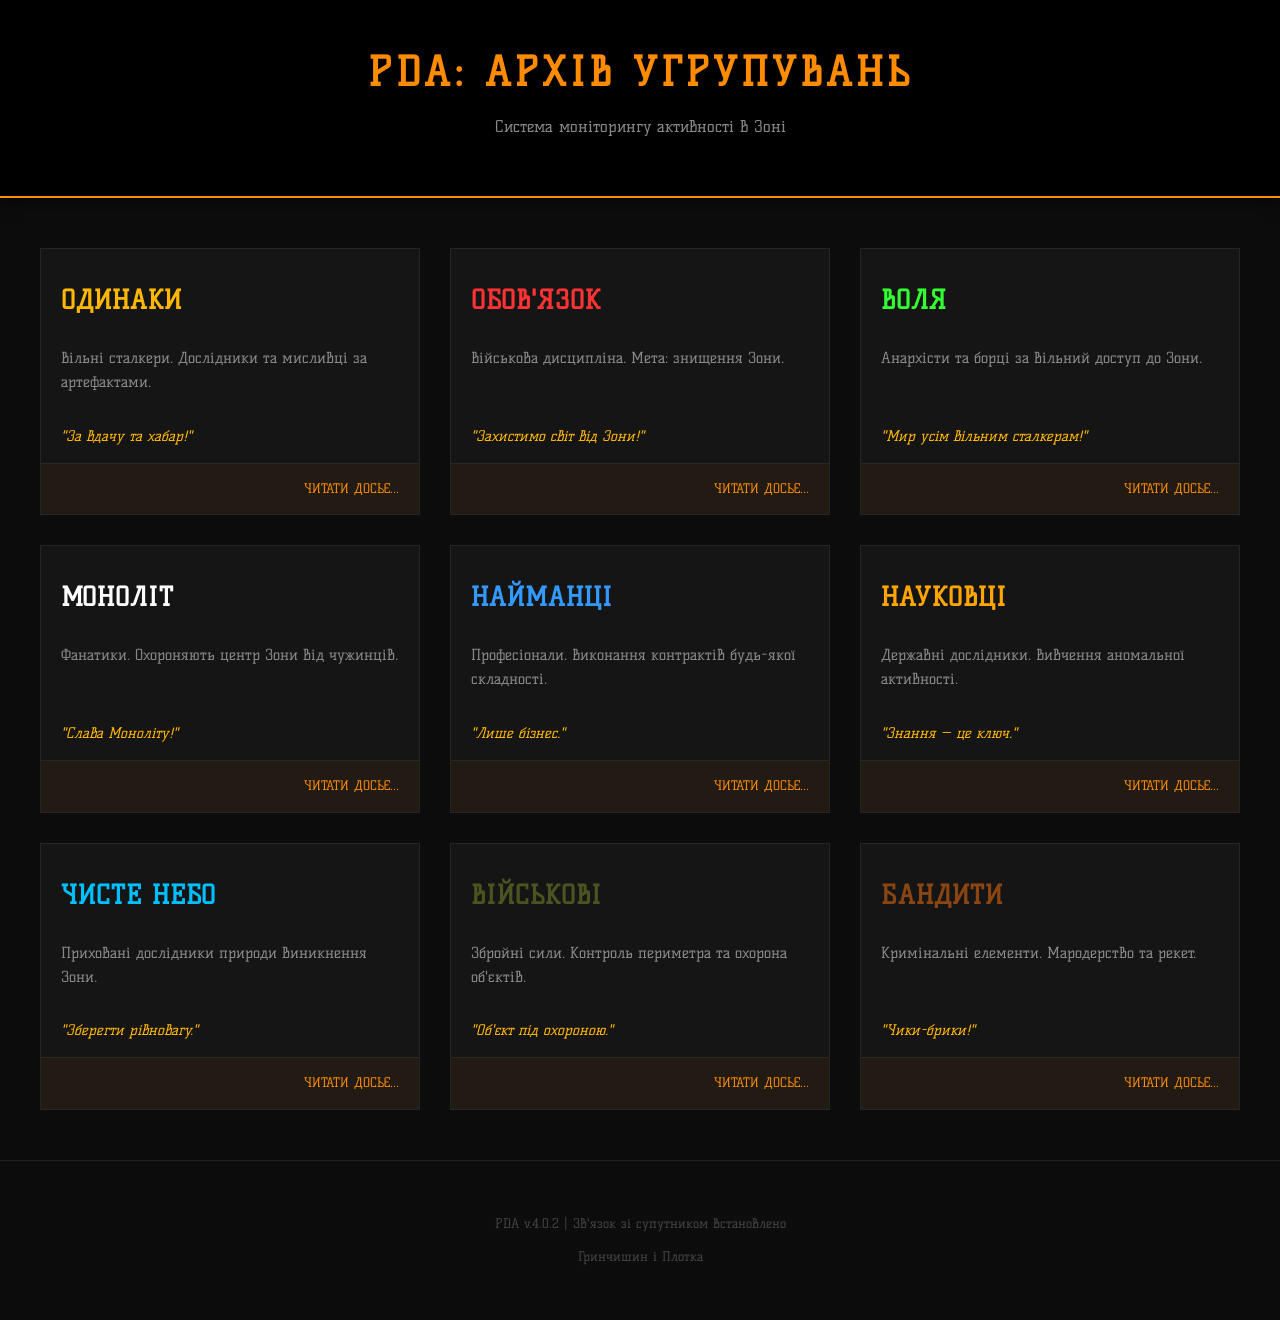
<file: index.html>
<!DOCTYPE html>
<html lang="uk">
<head>
    <meta charset="UTF-8">
    <meta name="viewport" content="width=device-width, initial-scale=1.0">
    <title>S.T.A.L.K.E.R. | PDA</title>
    <link rel="stylesheet" href="style.css">
</head>
<body>
    <header>
        <h1>PDA: АРХІВ УГРУПУВАНЬ</h1>
        <p>Система моніторингу активності в Зоні</p>
    </header>

    <main class="factions-grid">
        <!-- Одинаки -->
        <a href="loners.html" class="faction-card loners">
            <div class="color-bar"></div>
            <h2>ОДИНАКИ</h2>
            <p>Вільні сталкери. Дослідники та мисливці за артефактами.</p>
            <span class="motto">"За вдачу та хабар!"</span>
            <span class="details-link">ЧИТАТИ ДОСЬЄ...</span>
        </a>

        <!-- Обов'язок -->
        <a href="duty.html" class="faction-card duty">
            <div class="color-bar"></div>
            <h2>ОБОВ'ЯЗОК</h2>
            <p>Військова дисципліна. Мета: знищення Зони.</p>
            <span class="motto">"Захистимо світ від Зони!"</span>
            <span class="details-link">ЧИТАТИ ДОСЬЄ...</span>
        </a>

        <!-- Воля -->
        <a href="freedom.html" class="faction-card freedom">
            <div class="color-bar"></div>
            <h2>ВОЛЯ</h2>
            <p>Анархісти та борці за вільний доступ до Зони.</p>
            <span class="motto">"Мир усім вільним сталкерам!"</span>
            <span class="details-link">ЧИТАТИ ДОСЬЄ...</span>
        </a>

        <!-- Моноліт -->
        <a href="monolith.html" class="faction-card monolith">
            <div class="color-bar"></div>
            <h2>МОНОЛІТ</h2>
            <p>Фанатики. Охороняють центр Зони від чужинців.</p>
            <span class="motto">"Слава Моноліту!"</span>
            <span class="details-link">ЧИТАТИ ДОСЬЄ...</span>
        </a>

        <!-- Найманці -->
        <a href="mercs.html" class="faction-card mercenaries">
            <div class="color-bar"></div>
            <h2>НАЙМАНЦІ</h2>
            <p>Професіонали. Виконання контрактів будь-якої складності.</p>
            <span class="motto">"Лише бізнес."</span>
            <span class="details-link">ЧИТАТИ ДОСЬЄ...</span>
        </a>

        <!-- Науковці -->
        <a href="scientists.html" class="faction-card scientists">
            <div class="color-bar"></div>
            <h2>НАУКОВЦІ</h2>
            <p>Державні дослідники. Вивчення аномальної активності.</p>
            <span class="motto">"Знання — це ключ."</span>
            <span class="details-link">ЧИТАТИ ДОСЬЄ...</span>
        </a>

        <!-- Чисте Небо -->
        <a href="clearsky.html" class="faction-card clear-sky">
            <div class="color-bar"></div>
            <h2>ЧИСТЕ НЕБО</h2>
            <p>Приховані дослідники природи виникнення Зони.</p>
            <span class="motto">"Зберегти рівновагу."</span>
            <span class="details-link">ЧИТАТИ ДОСЬЄ...</span>
        </a>

        <!-- Військові -->
        <a href="military.html" class="faction-card military">
            <div class="color-bar"></div>
            <h2>ВІЙСЬКОВІ</h2>
            <p>Збройні сили. Контроль периметра та охорона об'єктів.</p>
            <span class="motto">"Об'єкт під охороною."</span>
            <span class="details-link">ЧИТАТИ ДОСЬЄ...</span>
        </a>

        <!-- Бандити -->
        <a href="bandits.html" class="faction-card bandits">
            <div class="color-bar"></div>
            <h2>БАНДИТИ</h2>
            <p>Кримінальні елементи. Мародерство та рекет.</p>
            <span class="motto">"Чики-брики!"</span>
            <span class="details-link">ЧИТАТИ ДОСЬЄ...</span>
        </a>
    </main>

    <footer>
        <p>PDA v.4.0.2 | Зв'язок зі супутником встановлено</p>
        <p>Гринчишин і Плотка</p>
    </footer>
</body>
</html>
</file>
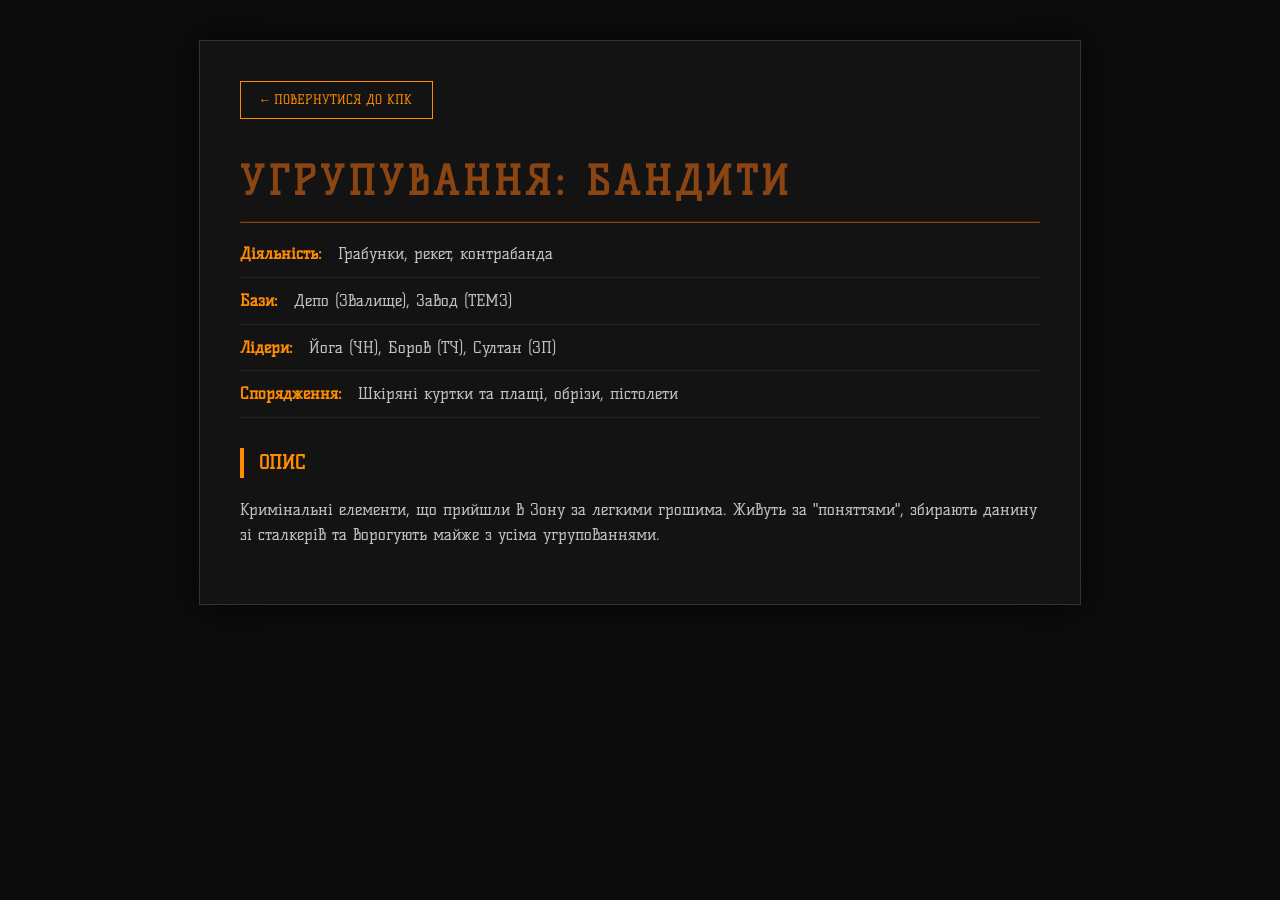
<file: bandits.html>
<!DOCTYPE html>
<html lang="uk">
<head>
    <meta charset="UTF-8">
    <title>Досьє: Бандити</title>
    <link rel="stylesheet" href="style.css">
</head>
<body class="details-page">
    <div class="container bandit-theme">
        <a href="index.html" class="back-btn">← ПОВЕРНУТИСЯ ДО КПК</a>
        <h1 style="color: #8b4513;">УГРУПУВАННЯ: БАНДИТИ</h1>
        <hr style="border-color: #8b4513;">
        <section class="stats">
            <p><strong>Діяльність:</strong> Грабунки, рекет, контрабанда</p>
            <p><strong>Бази:</strong> Депо (Звалище), Завод (ТЕМЗ)</p>
            <p><strong>Лідери:</strong> Йога (ЧН), Боров (ТЧ), Султан (ЗП)</p>
            <p><strong>Спорядження:</strong> Шкіряні куртки та плащі, обрізи, пістолети</p>
        </section>
        <div class="history">
            <h3>ОПИС</h3>
            <p>Кримінальні елементи, що прийшли в Зону за легкими грошима. Живуть за "поняттями", збирають данину зі сталкерів та ворогують майже з усіма угрупованнями.</p>
        </div>
    </div>
</body>
</html>
</file>
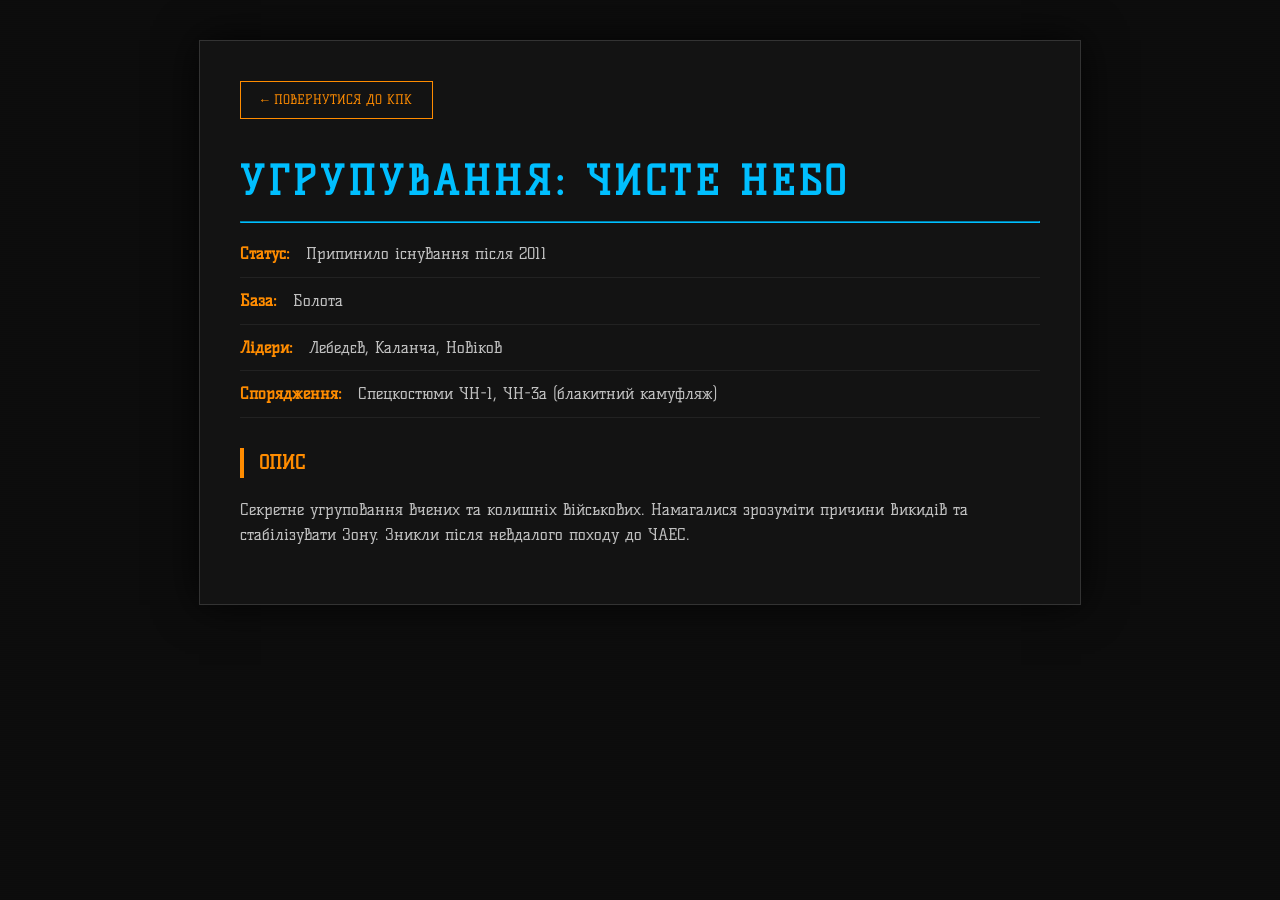
<file: clearsky.html>
<!DOCTYPE html>
<html lang="uk">
<head>
    <meta charset="UTF-8">
    <title>Досьє: Чисте Небо</title>
    <link rel="stylesheet" href="style.css">
</head>
<body class="details-page">
    <div class="container cs-theme">
        <a href="index.html" class="back-btn">← ПОВЕРНУТИСЯ ДО КПК</a>
        <h1 style="color: #00bfff;">УГРУПУВАННЯ: ЧИСТЕ НЕБО</h1>
        <hr style="border-color: #00bfff;">
        <section class="stats">
            <p><strong>Статус:</strong> Припинило існування після 2011</p>
            <p><strong>База:</strong> Болота</p>
            <p><strong>Лідери:</strong> Лебедєв, Каланча, Новіков</p>
            <p><strong>Спорядження:</strong> Спецкостюми ЧН-1, ЧН-3а (блакитний камуфляж)</p>
        </section>
        <div class="history">
            <h3>ОПИС</h3>
            <p>Секретне угруповання вчених та колишніх військових. Намагалися зрозуміти причини Викидів та стабілізувати Зону. Зникли після невдалого походу до ЧАЕС.</p>
        </div>
    </div>
</body>
</html>
</file>
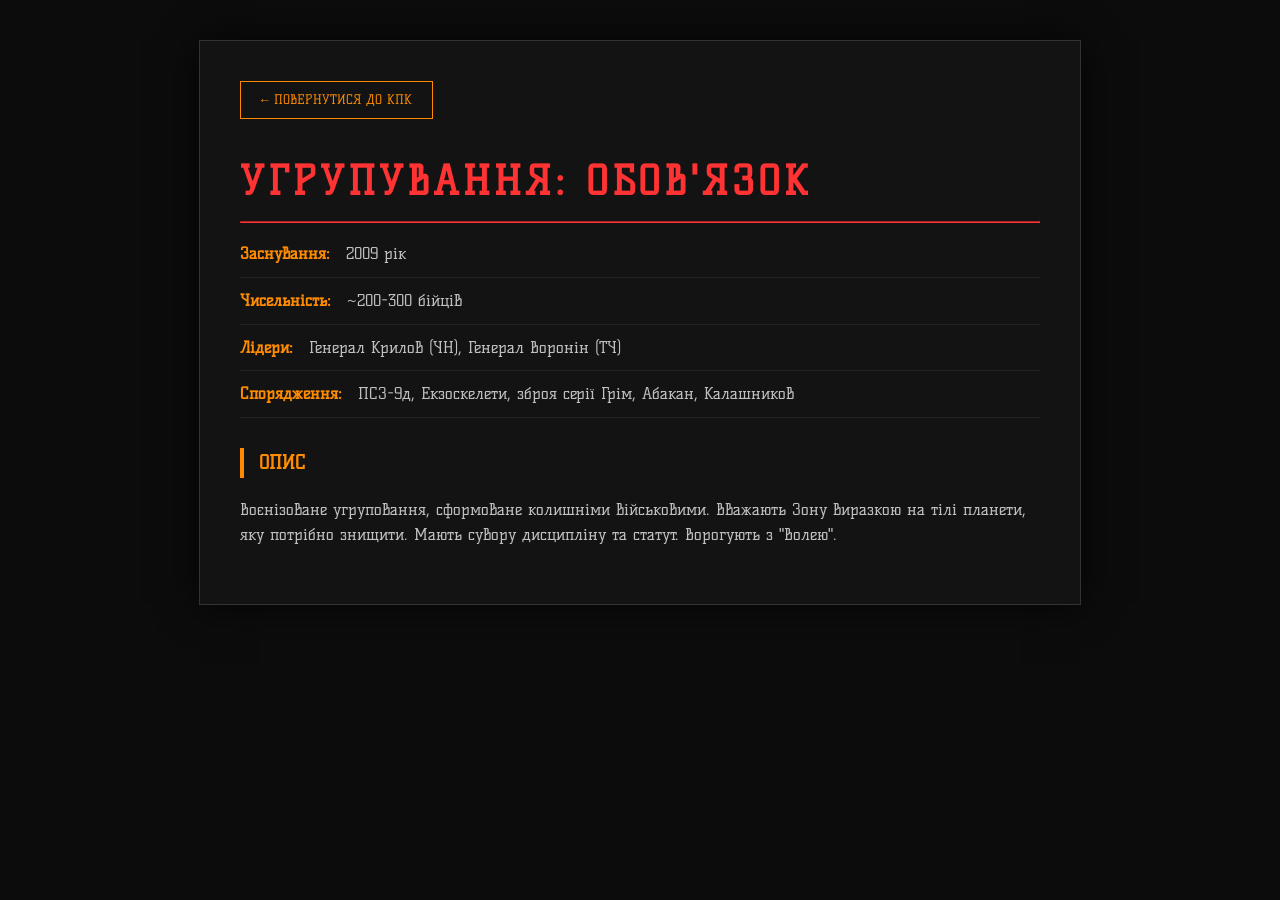
<file: duty.html>
<!DOCTYPE html>
<html lang="uk">
<head>
    <meta charset="UTF-8">
    <title>Досьє: Обов'язок</title>
    <link rel="stylesheet" href="style.css">
</head>
<body class="details-page">
    <div class="container duty-theme">
        <a href="index.html" class="back-btn">← ПОВЕРНУТИСЯ ДО КПК</a>
        <h1 style="color: #ff3333;">УГРУПУВАННЯ: ОБОВ'ЯЗОК</h1>
        <hr style="border-color: #ff3333;">
        <section class="stats">
            <p><strong>Заснування:</strong> 2009 рік</p>
            <p><strong>Чисельність:</strong> ~200-300 бійців</p>
            <p><strong>Лідери:</strong> Генерал Крилов (ЧН), Генерал Воронін (ТЧ)</p>
            <p><strong>Спорядження:</strong> ПСЗ-9д, Екзоскелети, зброя серії Грім, Абакан, Калашников</p>
        </section>
        <div class="history">
            <h3>ОПИС</h3>
            <p>Воєнізоване угруповання, сформоване колишніми військовими. Вважають Зону виразкою на тілі планети, яку потрібно знищити. Мають сувору дисципліну та статут. Ворогують з "Волею".</p>
        </div>
    </div>
</body>
</html>
</file>
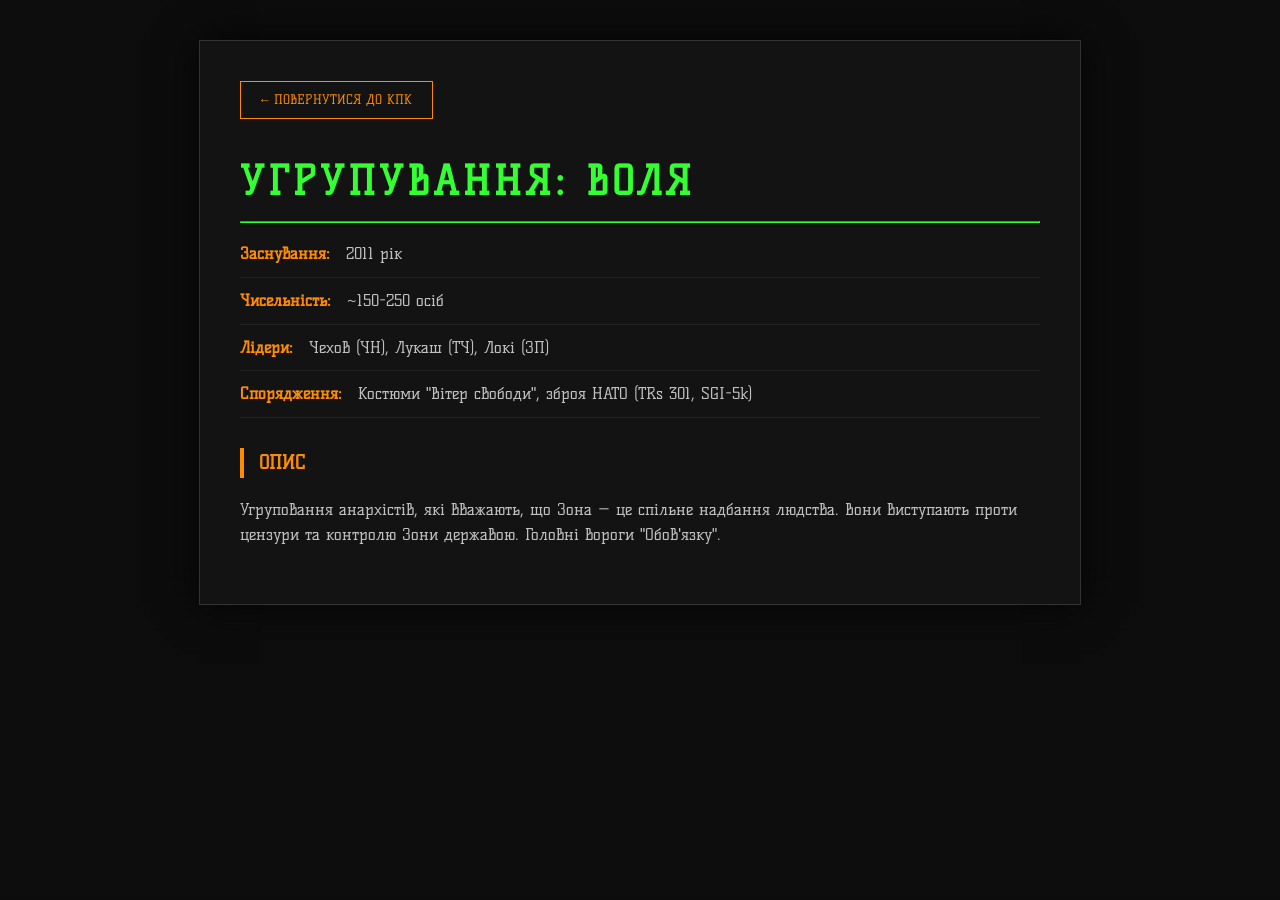
<file: freedom.html>
<!DOCTYPE html>
<html lang="uk">
<head>
    <meta charset="UTF-8">
    <title>Досьє: Воля</title>
    <link rel="stylesheet" href="style.css">
</head>
<body class="details-page">
    <div class="container freedom-theme">
        <a href="index.html" class="back-btn">← ПОВЕРНУТИСЯ ДО КПК</a>
        <h1 style="color: #33ff33;">УГРУПУВАННЯ: ВОЛЯ</h1>
        <hr style="border-color: #33ff33;">
        <section class="stats">
            <p><strong>Заснування:</strong> 2011 рік</p>
            <p><strong>Чисельність:</strong> ~150-250 осіб</p>
            <p><strong>Лідери:</strong> Чехов (ЧН), Лукаш (ТЧ), Локі (ЗП)</p>
            <p><strong>Спорядження:</strong> Костюми "Вітер свободи", зброя НАТО (TRs 301, SGI-5k)</p>
        </section>
        <div class="history">
            <h3>ОПИС</h3>
            <p>Угруповання анархістів, які вважають, що Зона — це спільне надбання людства. Вони виступають проти цензури та контролю Зони державою. Головні вороги "Обов'язку".</p>
        </div>
    </div>
</body>
</html>
</file>
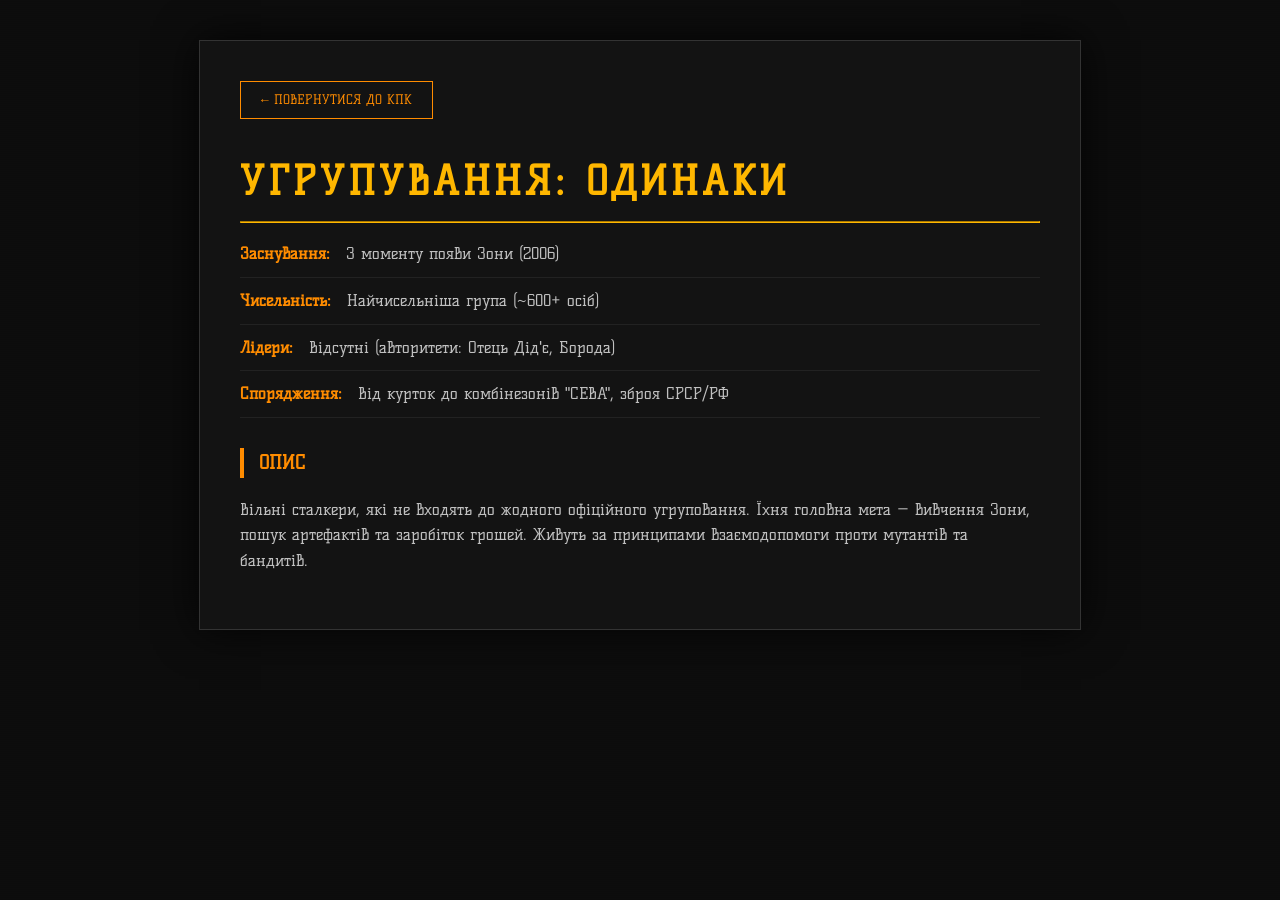
<file: loners.html>
<!DOCTYPE html>
<html lang="uk">
<head>
    <meta charset="UTF-8">
    <title>Досьє: Одинаки</title>
    <link rel="stylesheet" href="style.css">
</head>
<body class="details-page">
    <div class="container loners-theme">
        <a href="index.html" class="back-btn">← ПОВЕРНУТИСЯ ДО КПК</a>
        <h1 style="color: #ffb700;">УГРУПУВАННЯ: ОДИНАКИ</h1>
        <hr style="border-color: #ffb700;">
        <section class="stats">
            <p><strong>Заснування:</strong> З моменту появи Зони (2006)</p>
            <p><strong>Чисельність:</strong> Найчисельніша група (~600+ осіб)</p>
            <p><strong>Лідери:</strong> Відсутні (авторитети: Отець Дід'є, Борода)</p>
            <p><strong>Спорядження:</strong> Від курток до комбінезонів "СЕВА", зброя СРСР/РФ</p>
        </section>
        <div class="history">
            <h3>ОПИС</h3>
            <p>Вільні сталкери, які не входять до жодного офіційного угруповання. Їхня головна мета — вивчення Зони, пошук артефактів та заробіток грошей. Живуть за принципами взаємодопомоги проти мутантів та бандитів.</p>
        </div>
    </div>
</body>
</html>
</file>
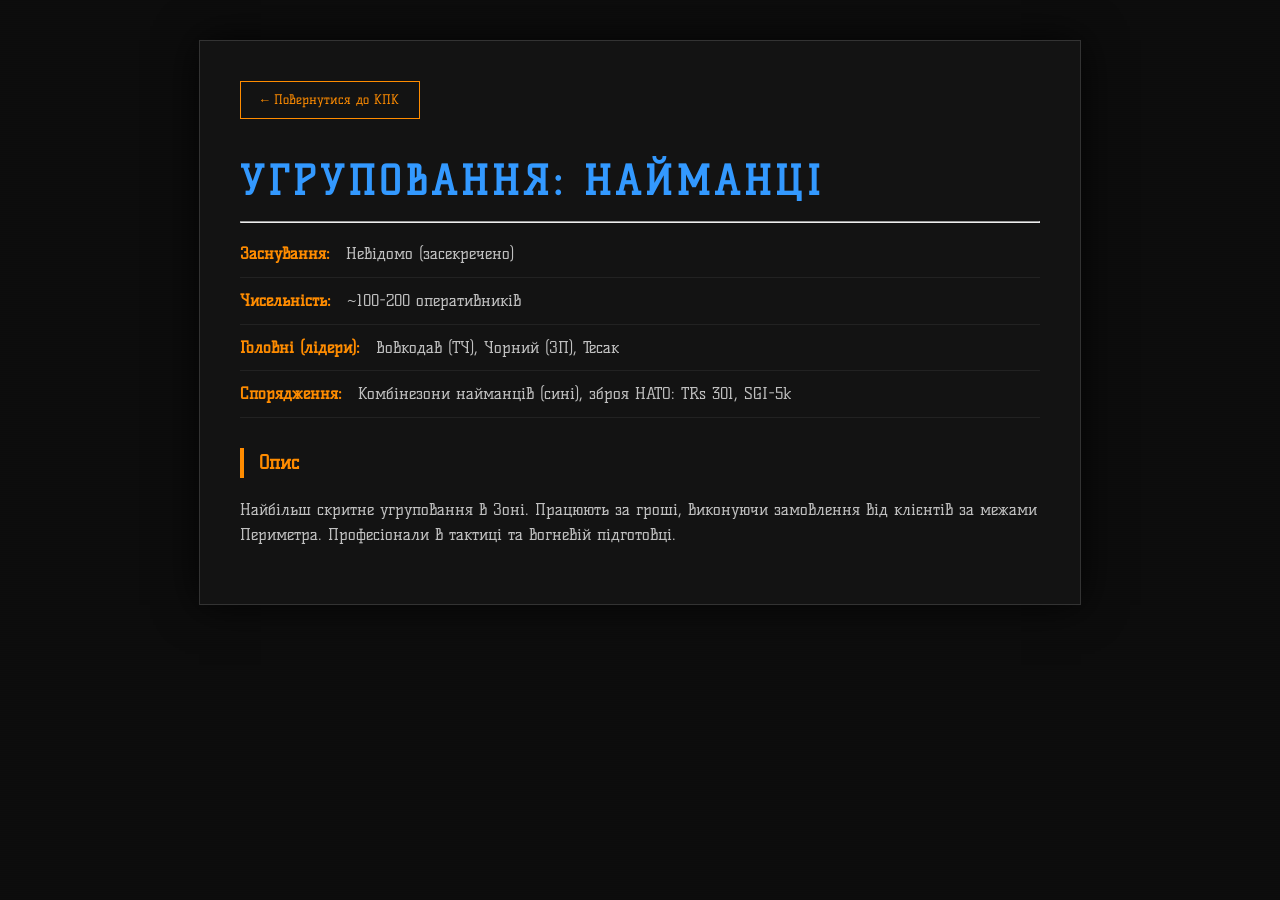
<file: mercs.html>
<!DOCTYPE html>
<html lang="uk">
<head>
    <meta charset="UTF-8">
    <title>Досьє: Найманці</title>
    <link rel="stylesheet" href="style.css">
</head>
<body class="details-page">
    <div class="container">
        <a href="index.html" class="back-btn">← Повернутися до КПК</a>
        <h1 style="color: #3399ff;">Угруповання: Найманці</h1>
        <hr>
        <section class="stats">
            <p><strong>Заснування:</strong> Невідомо (засекречено)</p>
            <p><strong>Чисельність:</strong> ~100-200 оперативників</p>
            <p><strong>Головні (лідери):</strong> Вовкодав (ТЧ), Чорний (ЗП), Тесак</p>
            <p><strong>Спорядження:</strong> Комбінезони найманців (сині), зброя НАТО: TRs 301, SGI-5k</p>
        </section>
        <div class="history">
            <h3>Опис</h3>
            <p>Найбільш скритне угруповання в Зоні. Працюють за гроші, виконуючи замовлення від клієнтів за межами Периметра. Професіонали в тактиці та вогневій підготовці.</p>
        </div>
    </div>
</body>
</html>
</file>
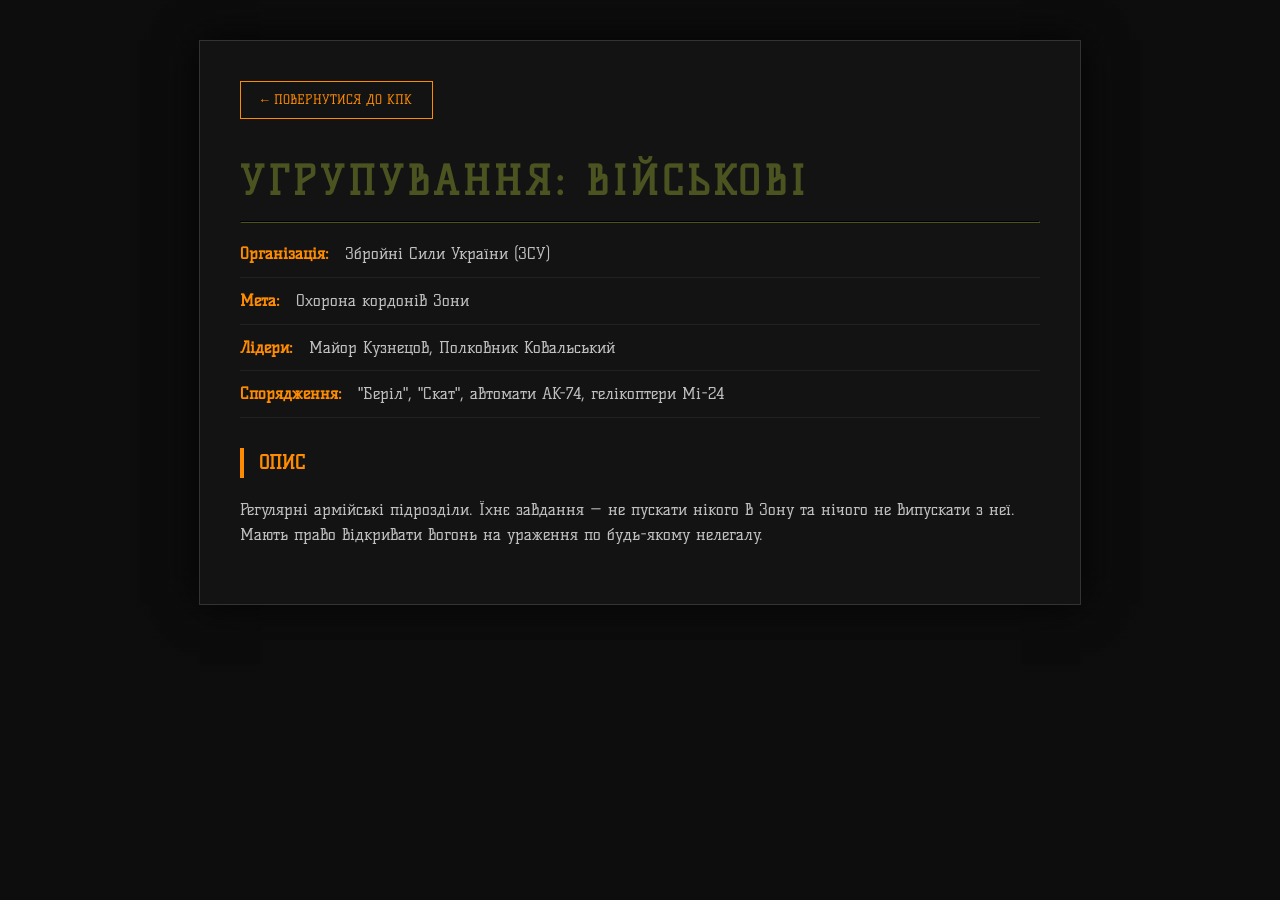
<file: military.html>
<!DOCTYPE html>
<html lang="uk">
<head>
    <meta charset="UTF-8">
    <title>Досьє: Військові</title>
    <link rel="stylesheet" href="style.css">
</head>
<body class="details-page">
    <div class="container mil-theme">
        <a href="index.html" class="back-btn">← ПОВЕРНУТИСЯ ДО КПК</a>
        <h1 style="color: #4b5320;">УГРУПУВАННЯ: ВІЙСЬКОВІ</h1>
        <hr style="border-color: #4b5320;">
        <section class="stats">
            <p><strong>Організація:</strong> Збройні Сили України (ЗСУ)</p>
            <p><strong>Мета:</strong> Охорона кордонів Зони</p>
            <p><strong>Лідери:</strong> Майор Кузнецов, Полковник Ковальський</p>
            <p><strong>Спорядження:</strong> "Беріл", "Скат", автомати АК-74, гелікоптери Мі-24</p>
        </section>
        <div class="history">
            <h3>ОПИС</h3>
            <p>Регулярні армійські підрозділи. Їхнє завдання — не пускати нікого в Зону та нічого не випускати з неї. Мають право відкривати вогонь на ураження по будь-якому нелегалу.</p>
        </div>
    </div>
</body>
</html>
</file>
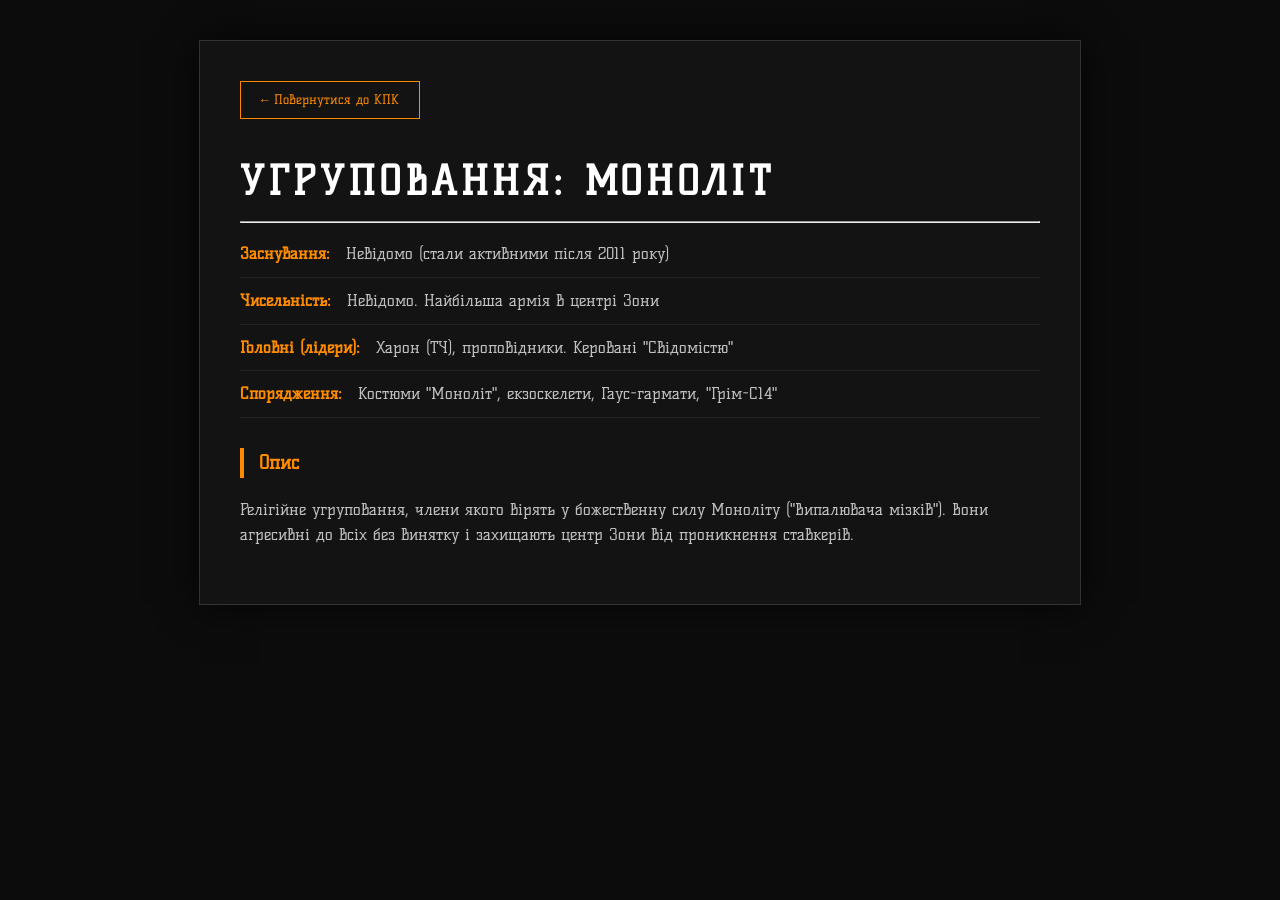
<file: monolith.html>
<!DOCTYPE html>
<html lang="uk">
<head>
    <meta charset="UTF-8">
    <title>Досьє: Моноліт</title>
    <link rel="stylesheet" href="style.css">
</head>
<body class="details-page">
    <div class="container">
        <a href="index.html" class="back-btn">← Повернутися до КПК</a>
        <h1 style="color: #ffffff;">Угруповання: Моноліт</h1>
        <hr>
        <section class="stats">
            <p><strong>Заснування:</strong> Невідомо (стали активними після 2011 року)</p>
            <p><strong>Чисельність:</strong> Невідомо. Найбільша армія в центрі Зони</p>
            <p><strong>Головні (лідери):</strong> Харон (ТЧ), проповідники. Керовані "Свідомістю"</p>
            <p><strong>Спорядження:</strong> Костюми "Моноліт", екзоскелети, Гаус-гармати, "Грім-С14"</p>
        </section>
        <div class="history">
            <h3>Опис</h3>
            <p>Релігійне угруповання, члени якого вірять у божественну силу Моноліту ("Випалювача мізків"). Вони агресивні до всіх без винятку і захищають центр Зони від проникнення ставкерів.</p>
        </div>
    </div>
</body>
</html>
</file>
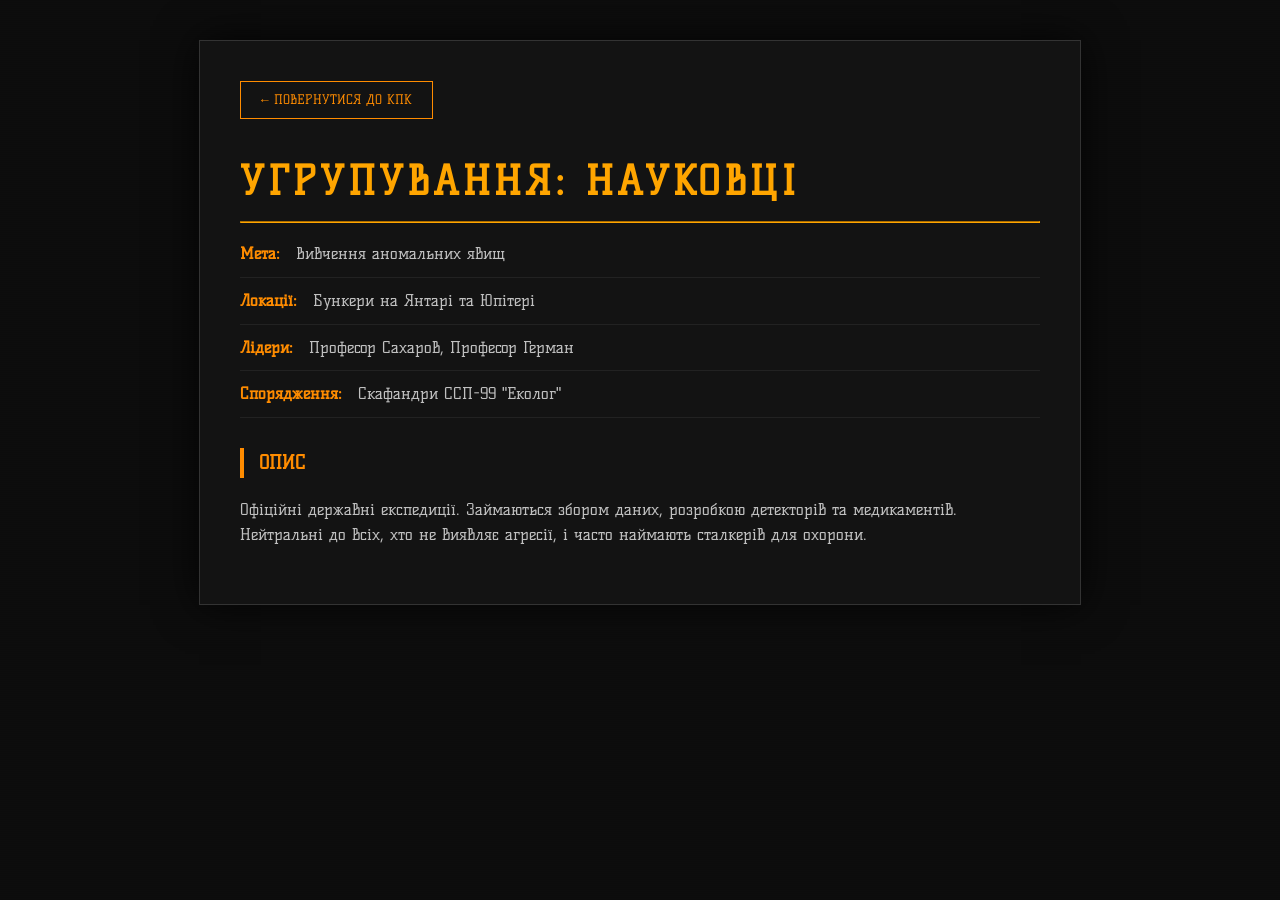
<file: scientists.html>
<!DOCTYPE html>
<html lang="uk">
<head>
    <meta charset="UTF-8">
    <title>Досьє: Науковці</title>
    <link rel="stylesheet" href="style.css">
</head>
<body class="details-page">
    <div class="container sci-theme">
        <a href="index.html" class="back-btn">← ПОВЕРНУТИСЯ ДО КПК</a>
        <h1 style="color: #ffa500;">УГРУПУВАННЯ: НАУКОВЦІ</h1>
        <hr style="border-color: #ffa500;">
        <section class="stats">
            <p><strong>Мета:</strong> Вивчення аномальних явищ</p>
            <p><strong>Локації:</strong> Бункери на Янтарі та Юпітері</p>
            <p><strong>Лідери:</strong> Професор Сахаров, Професор Герман</p>
            <p><strong>Спорядження:</strong> Скафандри ССП-99 "Еколог"</p>
        </section>
        <div class="history">
            <h3>ОПИС</h3>
            <p>Офіційні державні експедиції. Займаються збором даних, розробкою детекторів та медикаментів. Нейтральні до всіх, хто не виявляє агресії, і часто наймають сталкерів для охорони.</p>
        </div>
    </div>
</body>
</html>
</file>
<file: style.css>
/* --- S.T.A.L.K.E.R. PDA CSS (VERSION 4.0 - NO IMAGES) --- */

@import url('https://fonts.googleapis.com/css2?family=Kelly+Slab&display=swap');

:root {
    --bg-color: #0d0d0d;
    --card-bg: #151515;
    --border-color: #252525;
    --main-orange: #ff8c00;
    --text-gray: #c0c0c0;
    --dim-gray: #888;
}

body {
    background-color: var(--bg-color);
    color: var(--text-gray);
    font-family: 'Kelly Slab', 'Courier New', Courier, monospace;
    margin: 0;
    padding: 0;
    line-height: 1.6;
    /* Ефект ліній старого монітора */
    background-image: repeating-linear-gradient(
        0deg,
        rgba(0, 0, 0, 0.1),
        rgba(0, 0, 0, 0.1) 1px,
        transparent 1px,
        transparent 2px
    );
}

/* ШАПКА */
header {
    text-align: center;
    padding: 40px 20px;
    background: #000;
    border-bottom: 2px solid var(--main-orange);
    box-shadow: 0 5px 15px rgba(0,0,0,0.5);
}

h1 {
    color: var(--main-orange);
    margin: 0;
    letter-spacing: 4px;
    font-size: 2.5rem;
    text-transform: uppercase;
}

header p {
    color: var(--dim-gray);
    margin-top: 10px;
}

/* СІТКА (3 В РЯД) */
.factions-grid {
    display: grid;
    grid-template-columns: repeat(3, 1fr); /* Рівно 3 колонки */
    gap: 30px;
    padding: 50px 20px;
    max-width: 1200px;
    margin: 0 auto;
}

/* КАРТКА */
.faction-card {
    background: var(--card-bg);
    border: 1px solid var(--border-color);
    text-decoration: none;
    color: inherit;
    transition: all 0.3s ease;
    display: flex;
    flex-direction: column;
    position: relative;
    overflow: hidden;
}

.faction-card:hover {
    transform: translateY(-5px);
    border-color: var(--main-orange);
    background: #1c1c1c;
    box-shadow: 0 0 20px rgba(255, 140, 0, 0.1);
}

/* КОЛЬОРОВА СМУЖКА (ЗАМІСТЬ КАРТИНКИ) */
.color-bar {
    height: 6px;
    width: 100%;
}

/* ТЕКСТ У КАРТЦІ */
.faction-card h2 {
    padding: 25px 20px 10px 20px;
    margin: 0;
    font-size: 1.6rem;
    letter-spacing: 1px;
}

.faction-card p {
    padding: 0 20px;
    font-size: 0.95rem;
    color: var(--dim-gray);
    flex-grow: 1;
}

.motto {
    display: block;
    padding: 15px 20px;
    color: #ffb700;
    font-style: italic;
    font-size: 0.9rem;
}

.details-link {
    display: block;
    padding: 15px 20px;
    background: rgba(255, 140, 0, 0.05);
    color: var(--main-orange);
    font-size: 0.8rem;
    text-align: right;
    border-top: 1px solid rgba(255,255,255,0.05);
}

/* КОЛЬОРИ ДЛЯ УГРУПУВАНЬ */

.loners h2 { color: #ffb700; }

.duty h2 { color: #ff3333; }

.freedom h2 { color: #33ff33; }

.monolith h2 { color: #ffffff; }

.mercenaries h2 { color: #3399ff; }

.scientists h2 { color: #ffa500; }

.clear-sky h2 { color: #00bfff; }

.military h2 { color: #4b5320; }

.bandits h2 { color: #8b4513; }

/* СТИЛІ ДЛЯ СТОРІНОК ДОСЬЄ (DETAILS) */
.details-page {
    padding: 40px 20px;
}

.details-page .container {
    max-width: 800px;
    margin: 0 auto;
    background: rgba(20, 20, 20, 0.9);
    padding: 40px;
    border: 1px solid #333;
    box-shadow: 0 0 40px rgba(0,0,0,0.8);
}

.back-btn {
    color: var(--main-orange);
    text-decoration: none;
    border: 1px solid var(--main-orange);
    padding: 8px 20px;
    display: inline-block;
    margin-bottom: 30px;
    font-size: 0.8rem;
    transition: 0.3s;
}

.back-btn:hover {
    background: var(--main-orange);
    color: #000;
}

.stats p {
    border-bottom: 1px solid #222;
    padding: 10px 0;
    margin: 0;
}

.stats strong {
    color: var(--main-orange);
    margin-right: 10px;
}

.history h3 {
    color: var(--main-orange);
    margin-top: 30px;
    border-left: 4px solid var(--main-orange);
    padding-left: 15px;
}

/* ФУТЕР */
footer {
    text-align: center;
    padding: 40px;
    color: #444;
    font-size: 0.8rem;
    border-top: 1px solid #222;
}

/* АДАПТИВНІСТЬ */
@media (max-width: 1000px) {
    .factions-grid { grid-template-columns: repeat(2, 1fr); }
}

@media (max-width: 650px) {
    .factions-grid { grid-template-columns: 1fr; }
    h1 { font-size: 1.8rem; }
    .details-page .container { padding: 20px; }
}
</file>
